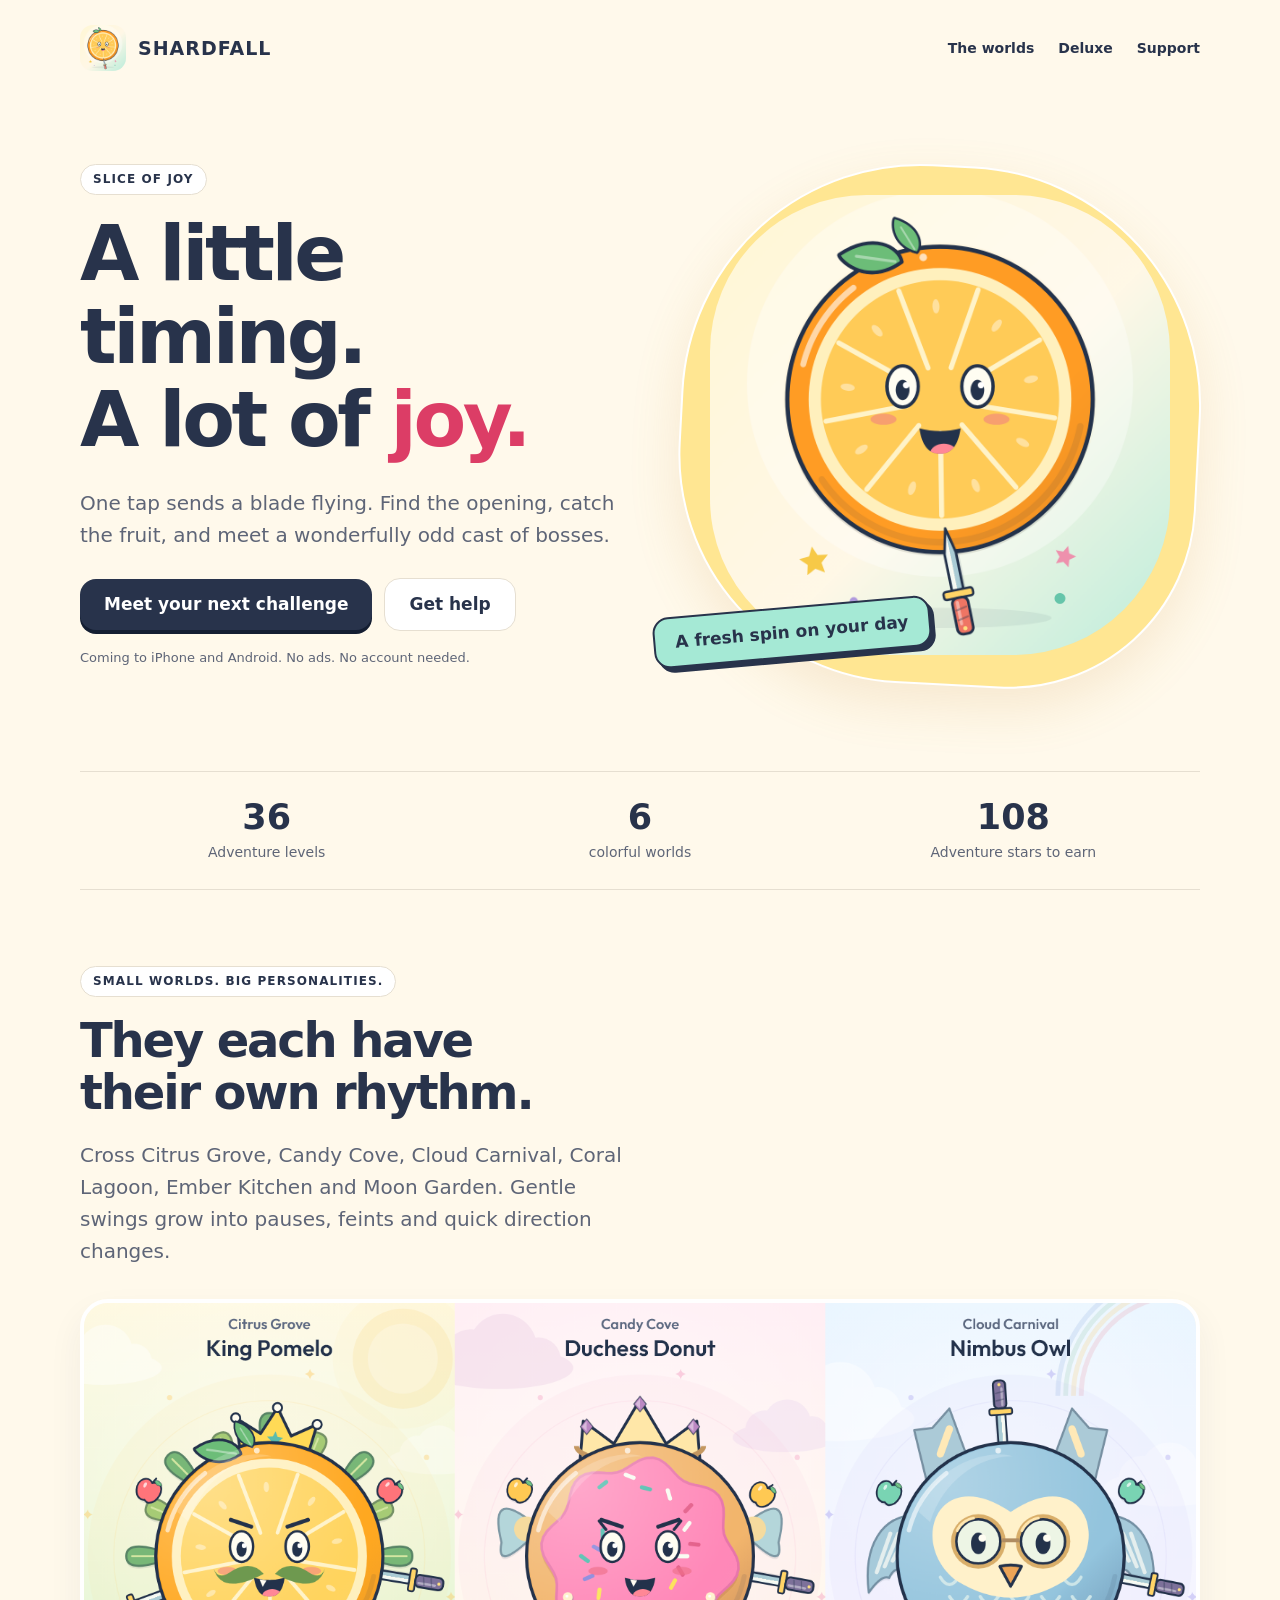
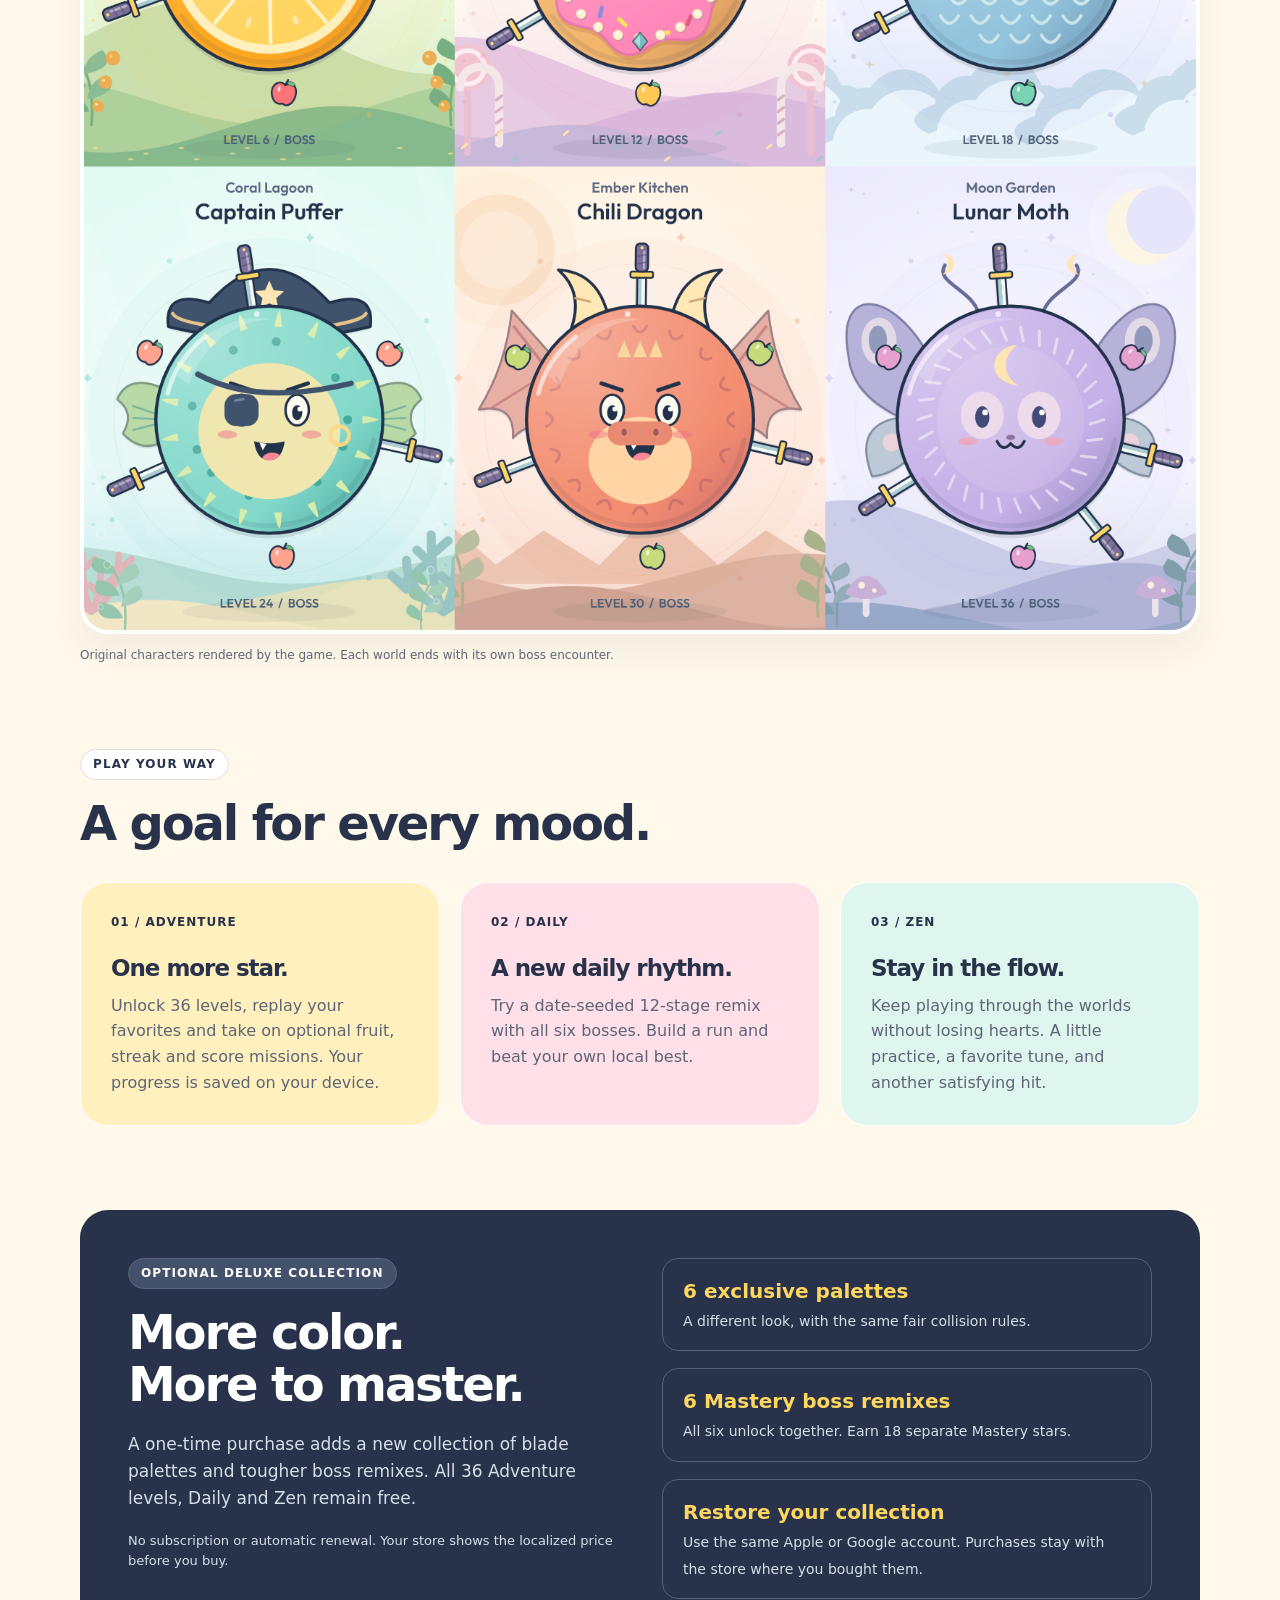
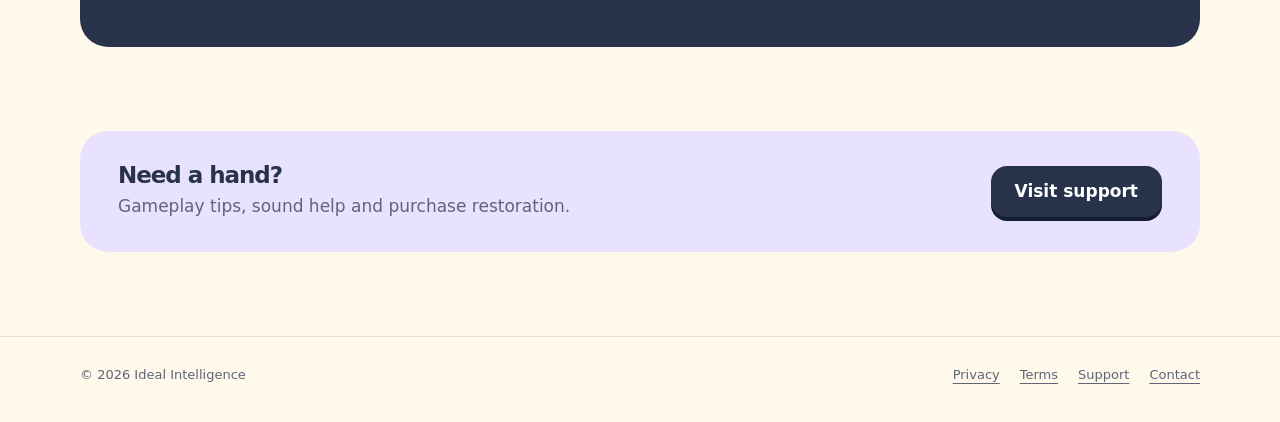
<file: index.html>
<!doctype html>
<html lang="en">
<head>
  <meta charset="utf-8"><meta name="viewport" content="width=device-width,initial-scale=1">
  <title>SHARDFALL: Slice of Joy — A colorful one-tap adventure</title>
  <meta name="description" content="Find your rhythm across 36 colorful levels and six charming bosses. Free Adventure, Daily and Zen, with an optional one-time Deluxe collection.">
  <meta name="theme-color" content="#fff9eb">
  <link rel="icon" href="assets/icon.png"><link rel="stylesheet" href="styles.css">
</head>
<body>
  <a class="skip" href="#main">Skip to content</a>
  <header class="wrap nav">
    <a class="brand" href="index.html"><img src="assets/icon.png" width="46" height="46" alt="">SHARDFALL</a>
    <nav class="nav-links" aria-label="Main navigation"><a href="#worlds">The worlds</a><a href="#deluxe">Deluxe</a><a href="support.html">Support</a></nav>
  </header>
  <main id="main" class="wrap">
    <section class="hero">
      <div>
        <p class="eyebrow">Slice of Joy</p>
        <h1>A little timing.<br>A lot of <em>joy.</em></h1>
        <p class="lead">One tap sends a blade flying. Find the opening, catch the fruit, and meet a wonderfully odd cast of bosses.</p>
        <div class="actions"><a class="button" href="#worlds">Meet your next challenge</a><a class="button secondary" href="support.html">Get help</a></div>
        <p class="fine">Coming to iPhone and Android. No ads. No account needed.</p>
      </div>
      <div class="hero-art"><img src="assets/icon.png" width="1024" height="1024" alt="A smiling orange target surrounded by colorful blades"><span class="tag">A fresh spin on your day</span></div>
    </section>
    <div class="stats" aria-label="Included free"><div><strong>36</strong><span>Adventure levels</span></div><div><strong>6</strong><span>colorful worlds</span></div><div><strong>108</strong><span>Adventure stars to earn</span></div></div>
    <section id="worlds" class="section">
      <div class="section-intro"><p class="eyebrow">Small worlds. Big personalities.</p><h2>They each have<br>their own rhythm.</h2><p class="lead">Cross Citrus Grove, Candy Cove, Cloud Carnival, Coral Lagoon, Ember Kitchen and Moon Garden. Gentle swings grow into pauses, feints and quick direction changes.</p></div>
      <figure style="margin:0"><div class="boss-art"><img src="assets/bosses.png" width="1536" height="1280" loading="lazy" alt="Six original bosses: King Pomelo, Duchess Donut, Nimbus Owl, Captain Puffer, Chili Dragon and Lunar Moth"></div><figcaption class="caption">Original characters rendered by the game. Each world ends with its own boss encounter.</figcaption></figure>
    </section>
    <section class="section" aria-labelledby="modes-title">
      <div class="section-intro"><p class="eyebrow">Play your way</p><h2 id="modes-title">A goal for every mood.</h2></div>
      <div class="cards">
        <article class="card"><span class="number">01 / ADVENTURE</span><h3>One more star.</h3><p>Unlock 36 levels, replay your favorites and take on optional fruit, streak and score missions. Your progress is saved on your device.</p></article>
        <article class="card"><span class="number">02 / DAILY</span><h3>A new daily rhythm.</h3><p>Try a date-seeded 12-stage remix with all six bosses. Build a run and beat your own local best.</p></article>
        <article class="card"><span class="number">03 / ZEN</span><h3>Stay in the flow.</h3><p>Keep playing through the worlds without losing hearts. A little practice, a favorite tune, and another satisfying hit.</p></article>
      </div>
    </section>
    <section id="deluxe" class="section deluxe">
      <div><p class="eyebrow">Optional Deluxe collection</p><h2>More color.<br>More to master.</h2><p>A one-time purchase adds a new collection of blade palettes and tougher boss remixes. All 36 Adventure levels, Daily and Zen remain free.</p><p class="fine">No subscription or automatic renewal. Your store shows the localized price before you buy.</p></div>
      <ul><li><strong>6 exclusive palettes</strong><span>A different look, with the same fair collision rules.</span></li><li><strong>6 Mastery boss remixes</strong><span>All six unlock together. Earn 18 separate Mastery stars.</span></li><li><strong>Restore your collection</strong><span>Use the same Apple or Google account. Purchases stay with the store where you bought them.</span></li></ul>
    </section>
    <section class="section help-band"><div><h3>Need a hand?</h3><p>Gameplay tips, sound help and purchase restoration.</p></div><a class="button" href="support.html">Visit support</a></section>
  </main>
  <footer><div class="wrap footer-row"><span>© 2026 Ideal Intelligence</span><nav aria-label="Footer navigation"><a href="privacy.html">Privacy</a><a href="terms.html">Terms</a><a href="support.html">Support</a><a href="mailto:nalhamzy@gmail.com">Contact</a></nav></div></footer>
</body>
</html>
</file>
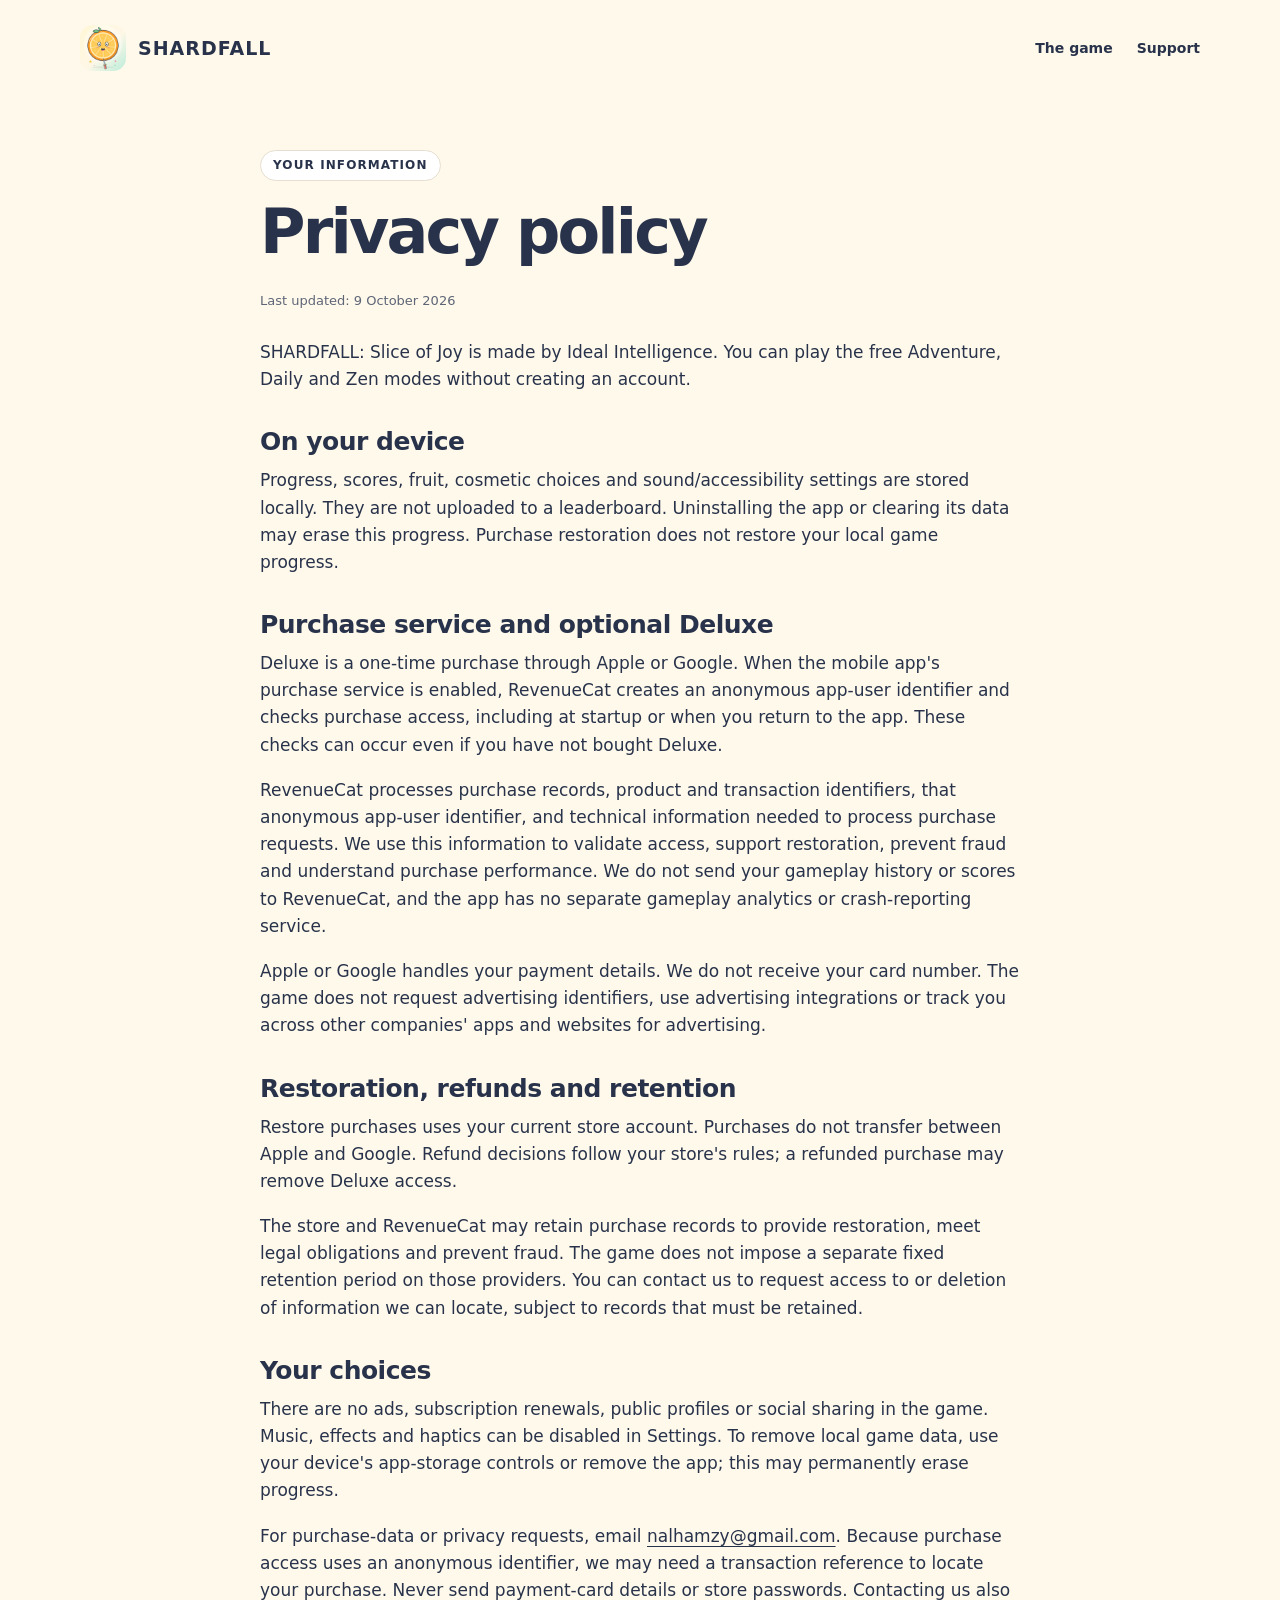
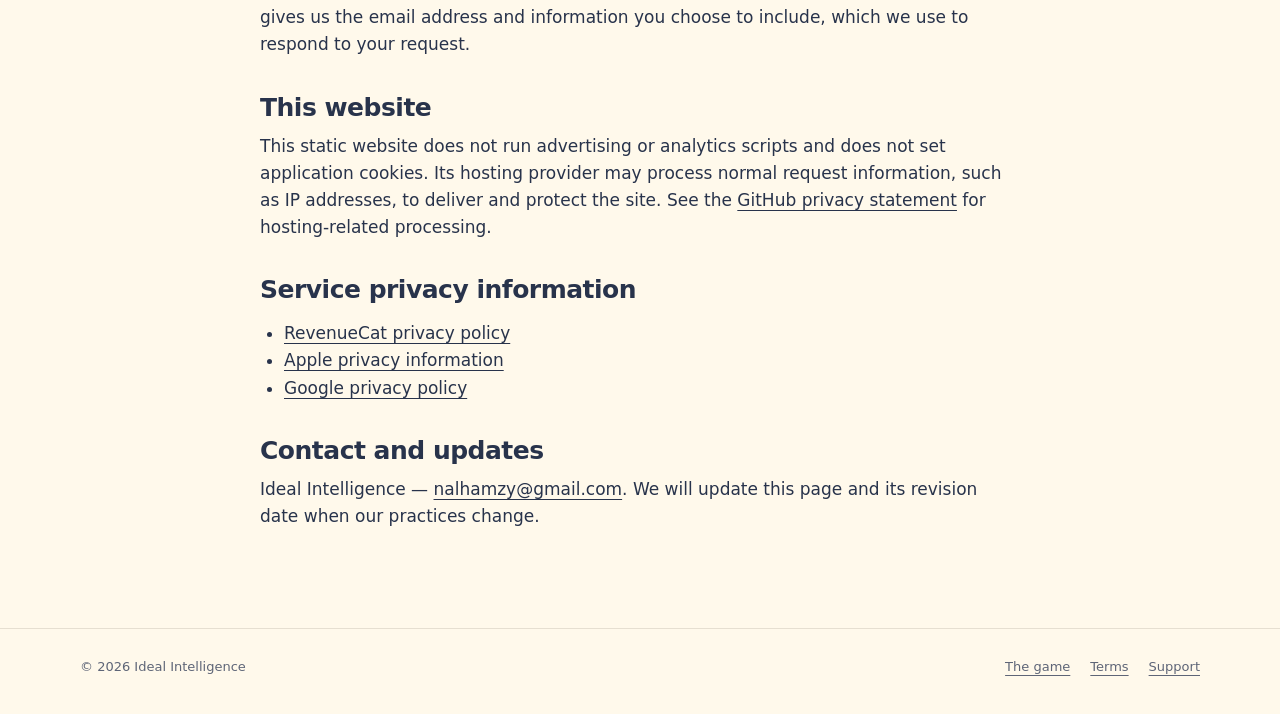
<file: privacy.html>
<!doctype html>
<html lang="en">
<head><meta charset="utf-8"><meta name="viewport" content="width=device-width,initial-scale=1"><title>Privacy policy — SHARDFALL: Slice of Joy</title><meta name="description" content="How SHARDFALL stores your progress and handles optional purchases through Apple, Google and RevenueCat."><link rel="icon" href="assets/icon.png"><link rel="stylesheet" href="styles.css"></head>
<body>
<a class="skip" href="#main">Skip to content</a>
<header class="wrap nav"><a class="brand" href="index.html"><img src="assets/icon.png" width="46" height="46" alt="">SHARDFALL</a><nav class="nav-links" aria-label="Main navigation"><a href="index.html">The game</a><a href="support.html">Support</a></nav></header>
<main id="main" class="wrap legal">
<p class="eyebrow">Your information</p><h1>Privacy policy</h1><p class="updated">Last updated: 9 October 2026</p>
<p>SHARDFALL: Slice of Joy is made by Ideal Intelligence. You can play the free Adventure, Daily and Zen modes without creating an account.</p>
<h2>On your device</h2><p>Progress, scores, fruit, cosmetic choices and sound/accessibility settings are stored locally. They are not uploaded to a leaderboard. Uninstalling the app or clearing its data may erase this progress. Purchase restoration does not restore your local game progress.</p>
<h2>Purchase service and optional Deluxe</h2><p>Deluxe is a one-time purchase through Apple or Google. When the mobile app's purchase service is enabled, RevenueCat creates an anonymous app-user identifier and checks purchase access, including at startup or when you return to the app. These checks can occur even if you have not bought Deluxe.</p>
<p>RevenueCat processes purchase records, product and transaction identifiers, that anonymous app-user identifier, and technical information needed to process purchase requests. We use this information to validate access, support restoration, prevent fraud and understand purchase performance. We do not send your gameplay history or scores to RevenueCat, and the app has no separate gameplay analytics or crash-reporting service.</p>
<p>Apple or Google handles your payment details. We do not receive your card number. The game does not request advertising identifiers, use advertising integrations or track you across other companies' apps and websites for advertising.</p>
<h2>Restoration, refunds and retention</h2><p>Restore purchases uses your current store account. Purchases do not transfer between Apple and Google. Refund decisions follow your store's rules; a refunded purchase may remove Deluxe access.</p><p>The store and RevenueCat may retain purchase records to provide restoration, meet legal obligations and prevent fraud. The game does not impose a separate fixed retention period on those providers. You can contact us to request access to or deletion of information we can locate, subject to records that must be retained.</p>
<h2>Your choices</h2><p>There are no ads, subscription renewals, public profiles or social sharing in the game. Music, effects and haptics can be disabled in Settings. To remove local game data, use your device's app-storage controls or remove the app; this may permanently erase progress.</p><p>For purchase-data or privacy requests, email <a href="mailto:nalhamzy@gmail.com?subject=SHARDFALL%20privacy%20request">nalhamzy@gmail.com</a>. Because purchase access uses an anonymous identifier, we may need a transaction reference to locate your purchase. Never send payment-card details or store passwords. Contacting us also gives us the email address and information you choose to include, which we use to respond to your request.</p>
<h2>This website</h2><p>This static website does not run advertising or analytics scripts and does not set application cookies. Its hosting provider may process normal request information, such as IP addresses, to deliver and protect the site. See the <a href="https://docs.github.com/en/site-policy/privacy-policies/github-general-privacy-statement">GitHub privacy statement</a> for hosting-related processing.</p>
<h2>Service privacy information</h2><ul><li><a href="https://www.revenuecat.com/privacy/">RevenueCat privacy policy</a></li><li><a href="https://www.apple.com/legal/privacy/">Apple privacy information</a></li><li><a href="https://policies.google.com/privacy">Google privacy policy</a></li></ul>
<h2>Contact and updates</h2><p>Ideal Intelligence — <a href="mailto:nalhamzy@gmail.com">nalhamzy@gmail.com</a>. We will update this page and its revision date when our practices change.</p>
</main>
<footer><div class="wrap footer-row"><span>© 2026 Ideal Intelligence</span><nav aria-label="Footer navigation"><a href="index.html">The game</a><a href="terms.html">Terms</a><a href="support.html">Support</a></nav></div></footer>
</body></html>
</file>
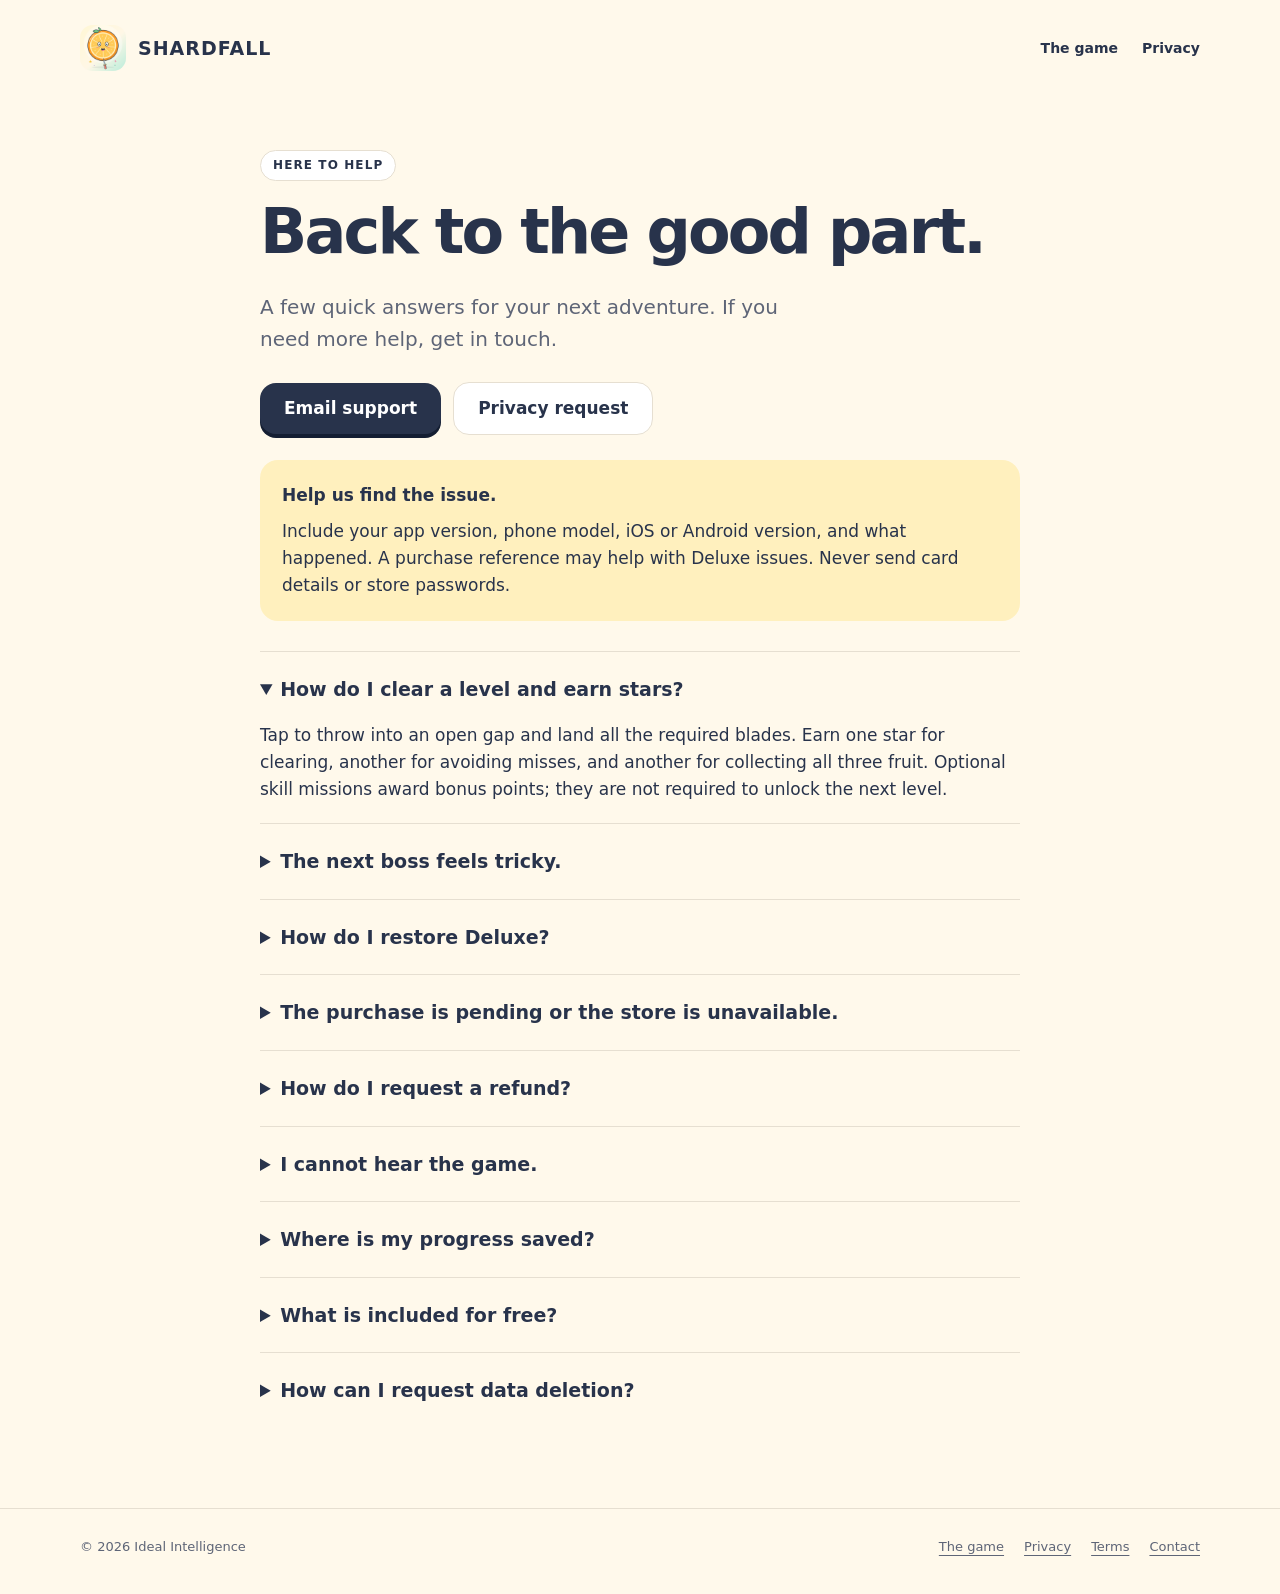
<file: support.html>
<!doctype html>
<html lang="en">
<head><meta charset="utf-8"><meta name="viewport" content="width=device-width,initial-scale=1"><title>Support — SHARDFALL: Slice of Joy</title><meta name="description" content="Help with levels, sound, Deluxe purchase restoration and privacy requests for SHARDFALL."><link rel="icon" href="assets/icon.png"><link rel="stylesheet" href="styles.css"></head>
<body><a class="skip" href="#main">Skip to content</a>
<header class="wrap nav"><a class="brand" href="index.html"><img src="assets/icon.png" width="46" height="46" alt="">SHARDFALL</a><nav class="nav-links" aria-label="Main navigation"><a href="index.html">The game</a><a href="privacy.html">Privacy</a></nav></header>
<main id="main" class="wrap legal"><p class="eyebrow">Here to help</p><h1>Back to the good part.</h1><p class="lead">A few quick answers for your next adventure. If you need more help, get in touch.</p><div class="actions"><a class="button" href="mailto:nalhamzy@gmail.com?subject=SHARDFALL%20support">Email support</a><a class="button secondary" href="mailto:nalhamzy@gmail.com?subject=SHARDFALL%20privacy%20request">Privacy request</a></div>
<div class="callout"><strong>Help us find the issue.</strong><p style="margin:8px 0 0">Include your app version, phone model, iOS or Android version, and what happened. A purchase reference may help with Deluxe issues. Never send card details or store passwords.</p></div>
<div class="faq">
<details open><summary>How do I clear a level and earn stars?</summary><p>Tap to throw into an open gap and land all the required blades. Earn one star for clearing, another for avoiding misses, and another for collecting all three fruit. Optional skill missions award bonus points; they are not required to unlock the next level.</p></details>
<details><summary>The next boss feels tricky.</summary><p>Watch its cue and let a full motion cycle pass before throwing. Some bosses pause or reverse, while others change speed. Use Zen to practice without losing hearts, and replay an unlocked Adventure level whenever you like.</p></details>
<details><summary>How do I restore Deluxe?</summary><p>Open Deluxe and choose Restore purchases while connected to the internet. Use the same Apple or Google account that made the purchase. An Apple purchase cannot be restored on Google Play, or vice versa. Restoration returns Deluxe access; local level progress is separate.</p></details>
<details><summary>The purchase is pending or the store is unavailable.</summary><p>If payment approval is pending, wait for the store to complete it. Do not buy again while approval is pending. Return to the app or use Restore purchases to check access. For an unavailable catalog, check your connection and store account, then select Refresh store. All free modes remain playable.</p></details>
<details><summary>How do I request a refund?</summary><p>Refunds are handled by the store where you purchased. Follow <a href="https://support.apple.com/en-us/118223">Apple's refund instructions</a> or <a href="https://support.google.com/googleplay/answer/2479637?hl=en">Google Play's refund instructions</a>. Refunded purchases may remove Deluxe access.</p></details>
<details><summary>I cannot hear the game.</summary><p>Open Settings, enable effects or music, raise your device's media volume, and choose Test sound. Check headphones or Bluetooth output. If the sound check is unavailable, try it again after returning to the app.</p></details>
<details><summary>Where is my progress saved?</summary><p>Scores, stars, missions, fruit and cosmetic choices are saved on your device. They do not use a cloud account. Clearing app data or uninstalling may erase progress. Restore purchases does not restore local progress.</p></details>
<details><summary>What is included for free?</summary><p>All 36 Adventure levels, the 12-stage Daily remix and endless Zen. The optional Deluxe collection adds six cosmetic palettes and six Mastery boss remixes with 18 separate stars. There are no ads or subscriptions.</p></details>
<details><summary>How can I request data deletion?</summary><p>Email <a href="mailto:nalhamzy@gmail.com?subject=SHARDFALL%20data%20deletion%20request">nalhamzy@gmail.com</a> with a privacy request. We may need a transaction reference to locate anonymous purchase records. Some records may need to be retained for legal or fraud-prevention purposes. To erase local gameplay data, use your device's storage controls; this may permanently erase progress. See our <a href="privacy.html">privacy policy</a>.</p></details>
</div></main>
<footer><div class="wrap footer-row"><span>© 2026 Ideal Intelligence</span><nav aria-label="Footer navigation"><a href="index.html">The game</a><a href="privacy.html">Privacy</a><a href="terms.html">Terms</a><a href="mailto:nalhamzy@gmail.com">Contact</a></nav></div></footer>
</body></html>
</file>
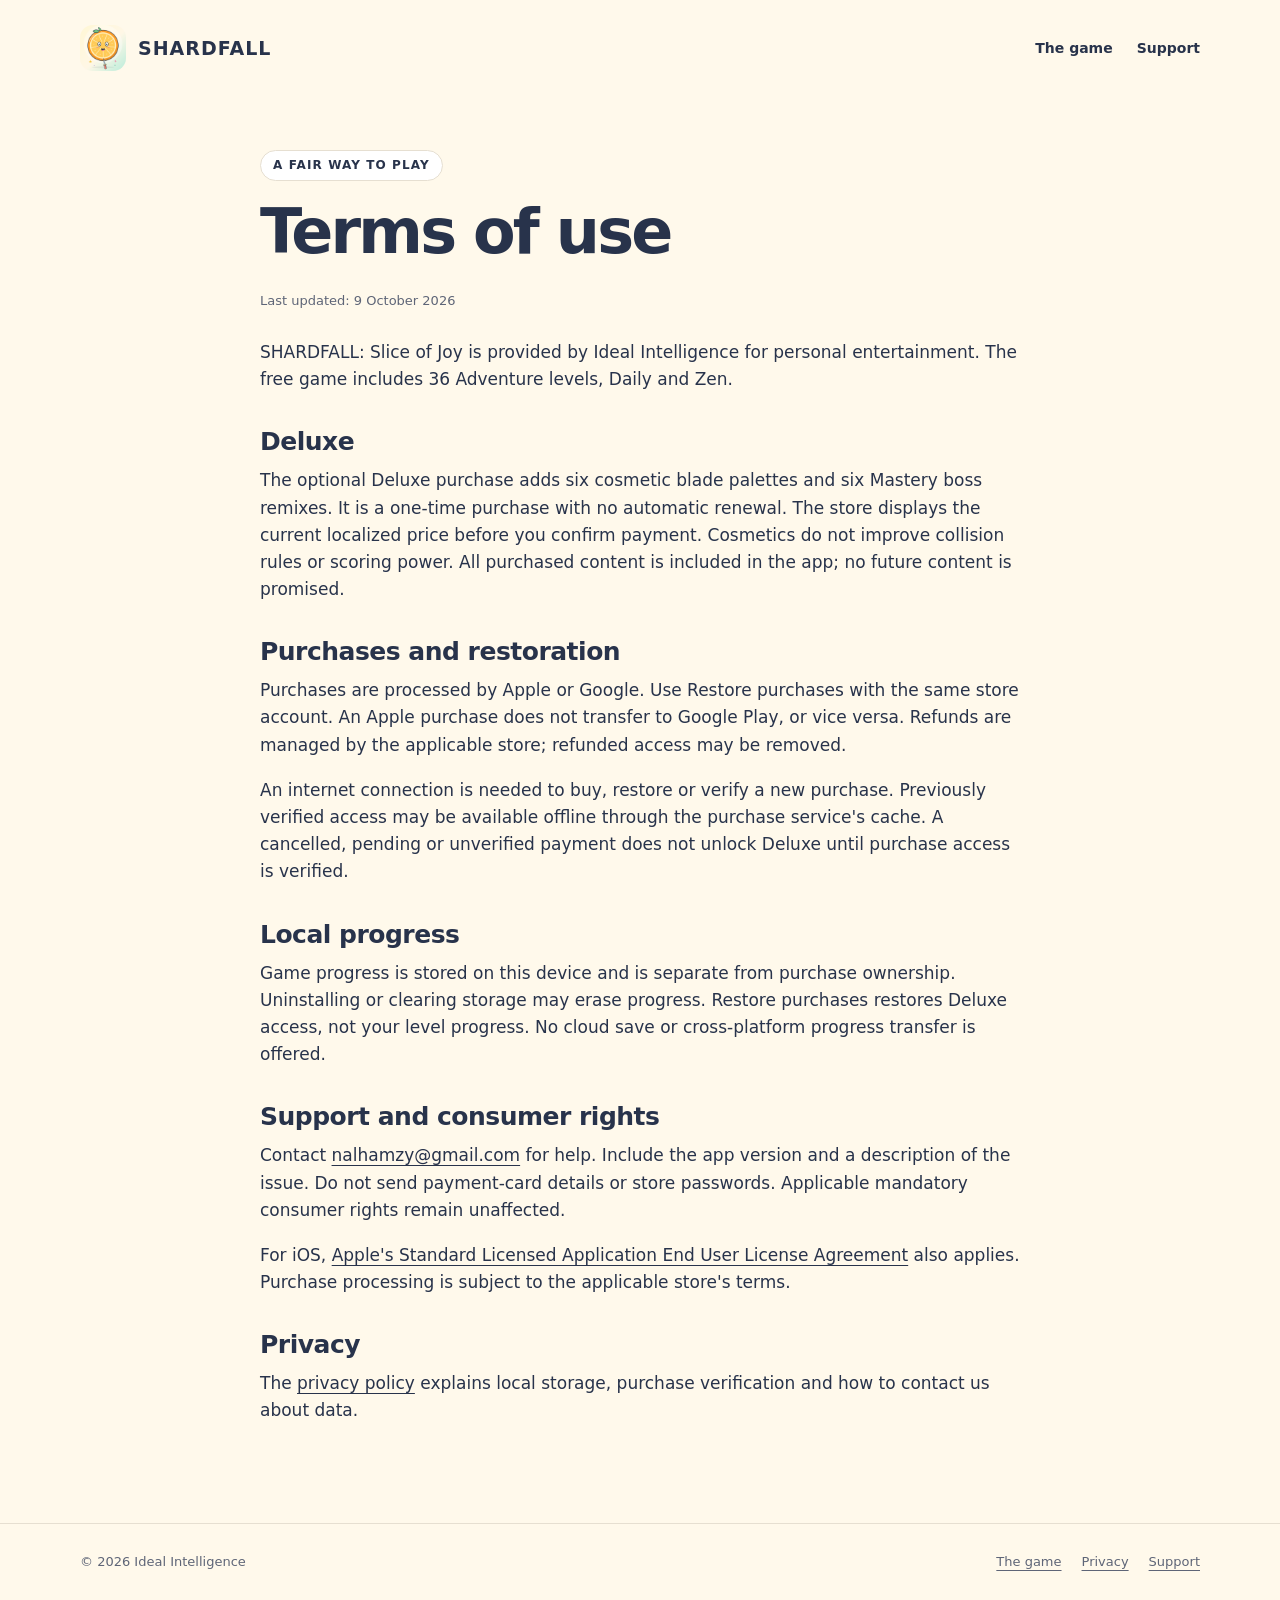
<file: terms.html>
<!doctype html>
<html lang="en">
<head><meta charset="utf-8"><meta name="viewport" content="width=device-width,initial-scale=1"><title>Terms of use — SHARDFALL: Slice of Joy</title><meta name="description" content="Terms for SHARDFALL, its free game modes and the optional one-time Deluxe purchase."><link rel="icon" href="assets/icon.png"><link rel="stylesheet" href="styles.css"></head>
<body><a class="skip" href="#main">Skip to content</a>
<header class="wrap nav"><a class="brand" href="index.html"><img src="assets/icon.png" width="46" height="46" alt="">SHARDFALL</a><nav class="nav-links" aria-label="Main navigation"><a href="index.html">The game</a><a href="support.html">Support</a></nav></header>
<main id="main" class="wrap legal"><p class="eyebrow">A fair way to play</p><h1>Terms of use</h1><p class="updated">Last updated: 9 October 2026</p>
<p>SHARDFALL: Slice of Joy is provided by Ideal Intelligence for personal entertainment. The free game includes 36 Adventure levels, Daily and Zen.</p>
<h2>Deluxe</h2><p>The optional Deluxe purchase adds six cosmetic blade palettes and six Mastery boss remixes. It is a one-time purchase with no automatic renewal. The store displays the current localized price before you confirm payment. Cosmetics do not improve collision rules or scoring power. All purchased content is included in the app; no future content is promised.</p>
<h2>Purchases and restoration</h2><p>Purchases are processed by Apple or Google. Use Restore purchases with the same store account. An Apple purchase does not transfer to Google Play, or vice versa. Refunds are managed by the applicable store; refunded access may be removed.</p><p>An internet connection is needed to buy, restore or verify a new purchase. Previously verified access may be available offline through the purchase service's cache. A cancelled, pending or unverified payment does not unlock Deluxe until purchase access is verified.</p>
<h2>Local progress</h2><p>Game progress is stored on this device and is separate from purchase ownership. Uninstalling or clearing storage may erase progress. Restore purchases restores Deluxe access, not your level progress. No cloud save or cross-platform progress transfer is offered.</p>
<h2>Support and consumer rights</h2><p>Contact <a href="mailto:nalhamzy@gmail.com?subject=SHARDFALL%20support">nalhamzy@gmail.com</a> for help. Include the app version and a description of the issue. Do not send payment-card details or store passwords. Applicable mandatory consumer rights remain unaffected.</p><p>For iOS, <a href="https://www.apple.com/legal/internet-services/itunes/dev/stdeula/">Apple's Standard Licensed Application End User License Agreement</a> also applies. Purchase processing is subject to the applicable store's terms.</p>
<h2>Privacy</h2><p>The <a href="privacy.html">privacy policy</a> explains local storage, purchase verification and how to contact us about data.</p>
</main><footer><div class="wrap footer-row"><span>© 2026 Ideal Intelligence</span><nav aria-label="Footer navigation"><a href="index.html">The game</a><a href="privacy.html">Privacy</a><a href="support.html">Support</a></nav></div></footer>
</body></html>
</file>
<file: styles.css>
:root{--ink:#28334b;--muted:#5e6577;--cream:#fff9eb;--pink:#ff6489;--yellow:#ffd75e;--mint:#a5e9d5;--line:#e6dfd1;--radius:28px;color-scheme:light}
*{box-sizing:border-box}html{scroll-behavior:smooth;scroll-padding-top:24px}body{margin:0;background:var(--cream);color:var(--ink);font-family:ui-rounded,"Trebuchet MS",system-ui,sans-serif;font-size:17px;line-height:1.6}a{color:inherit;text-underline-offset:4px}a:focus-visible,summary:focus-visible{outline:3px solid #4d72bc;outline-offset:5px;border-radius:5px}img{display:block;max-width:100%;height:auto}.wrap{width:min(1120px,calc(100% - 40px));margin:auto}.skip{position:absolute;top:-100px;left:16px;background:var(--ink);color:white;padding:10px;z-index:2}.skip:focus{top:12px}.nav{display:flex;align-items:center;justify-content:space-between;gap:22px;padding:25px 0}.brand{display:flex;align-items:center;gap:12px;text-decoration:none;font-size:19px;font-weight:900;letter-spacing:1px}.brand img{width:46px;border-radius:13px}.nav-links{display:flex;flex-wrap:wrap;gap:10px 24px;font-size:14px;font-weight:700}.nav-links a{text-decoration:none;padding:8px 0}.hero{display:grid;grid-template-columns:1.05fr 1fr;align-items:center;gap:54px;padding:68px 0 84px}.eyebrow{display:inline-block;margin:0 0 18px;padding:5px 12px;background:white;border:1px solid var(--line);border-radius:99px;font-size:12px;font-weight:800;letter-spacing:1.1px;text-transform:uppercase}h1,h2,h3{line-height:1.08;letter-spacing:-.045em}h1{font-size:clamp(44px,6vw,80px);margin:0 0 25px;font-weight:900}h1 em{font-style:normal;color:#dc3d66}h2{font-size:clamp(30px,4vw,48px);margin:0 0 20px}h3{font-size:23px;margin:0 0 12px}p{margin:0 0 18px}.lead{font-size:20px;color:var(--muted);max-width:550px}.actions{display:flex;flex-wrap:wrap;align-items:center;gap:12px;margin-top:27px}.button{display:inline-flex;align-items:center;justify-content:center;min-height:50px;padding:12px 24px;text-decoration:none;border-radius:16px;background:var(--ink);color:white;font-weight:800;box-shadow:0 4px 0 #141e32}.button.secondary{background:white;color:var(--ink);box-shadow:none;border:1px solid var(--line)}.fine{font-size:13px;color:var(--muted);margin-top:17px}.hero-art{position:relative;padding:28px;background:#ffe692;border:2px solid white;border-radius:46% 46% 36% 44%;transform:rotate(3deg);box-shadow:0 20px 50px #cc99452a}.hero-art img{border-radius:34%;transform:rotate(-3deg)}.hero-art .tag{position:absolute;bottom:18px;left:-18px;transform:rotate(-8deg);background:var(--mint);border:2px solid var(--ink);padding:10px 20px;border-radius:16px;font-weight:900;box-shadow:4px 5px 0 var(--ink)}.stats{display:grid;grid-template-columns:repeat(3,1fr);border-top:1px solid var(--line);border-bottom:1px solid var(--line);padding:24px 0;margin-bottom:76px;text-align:center}.stats strong{font-size:35px;line-height:1.2;display:block}.stats span{font-size:14px;color:var(--muted)}.section{margin-bottom:84px}.section-intro{max-width:650px;margin-bottom:32px}.boss-art{overflow:hidden;border-radius:var(--radius);box-shadow:0 16px 34px #28334b10;border:4px solid white}.caption{font-size:12px;color:var(--muted);margin-top:12px}.cards{display:grid;grid-template-columns:repeat(3,1fr);gap:20px}.card{padding:30px;border:1px solid #ffffff;border-radius:var(--radius);background:white}.card:nth-child(1){background:#fff0be}.card:nth-child(2){background:#ffe0e9}.card:nth-child(3){background:#dff6ee}.card .number{font-size:12px;font-weight:900;letter-spacing:1px;margin-bottom:24px;display:block}.card p{color:var(--muted);font-size:16px;margin:0}.deluxe{display:grid;grid-template-columns:1fr 1fr;gap:44px;background:var(--ink);color:white;border-radius:var(--radius);padding:48px}.deluxe .eyebrow{background:#43516b;border-color:#58657e;color:white}.deluxe p{color:#d7deea}.deluxe ul{list-style:none;padding:0;margin:0;display:grid;gap:17px}.deluxe li{padding:16px 20px;border:1px solid #526078;border-radius:16px}.deluxe li strong{display:block;font-size:20px;color:var(--yellow)}.deluxe li span{font-size:14px;color:#d7deea}.help-band{display:flex;align-items:center;justify-content:space-between;gap:30px;background:#e8e1ff;padding:32px 38px;border-radius:var(--radius)}.help-band h3{margin-bottom:5px}.help-band p{margin:0;color:var(--muted)}footer{border-top:1px solid var(--line);padding:28px 0 36px;font-size:13px;color:var(--muted)}.footer-row{display:flex;justify-content:space-between;flex-wrap:wrap;gap:18px}.footer-row nav{display:flex;gap:20px;flex-wrap:wrap}.legal{max-width:760px;padding:54px 0 80px}.legal h1{font-size:clamp(40px,6vw,62px)}.legal h2{font-size:25px;margin-top:35px;margin-bottom:12px;letter-spacing:-.02em}.legal .updated{font-size:13px;color:var(--muted);margin-bottom:27px}.legal ul{padding-left:24px}.legal .callout{background:#fff0be;border-radius:18px;padding:22px;margin:25px 0}.legal a{overflow-wrap:anywhere}.faq{margin-top:30px}.faq details{padding:20px 0;border-top:1px solid var(--line)}.faq summary{font-size:19px;font-weight:800;cursor:pointer;line-height:1.4;padding:4px 0}.faq details p{margin:15px 0 0}.legal .button{color:white;overflow-wrap:normal}.legal .button.secondary{color:var(--ink)}
@media(max-width:760px){.hero{grid-template-columns:1fr;padding:34px 0 58px;gap:35px}.hero-art{max-width:360px;width:90%;margin:auto}.hero-art .tag{font-size:14px;left:-10px}.cards{grid-template-columns:1fr}.deluxe{grid-template-columns:1fr;padding:28px;gap:22px}.help-band{flex-direction:column;align-items:flex-start;padding:28px}.section{margin-bottom:56px}.stats{margin-bottom:54px}.nav{align-items:flex-start}.nav-links{justify-content:flex-end;gap:3px 16px}.brand{font-size:15px}.brand img{width:38px}.wrap{width:min(1120px,calc(100% - 32px))}.legal{padding-top:28px}.stats strong{font-size:28px}.stats span{font-size:12px}.lead{font-size:18px}}
@media(prefers-reduced-motion:reduce){html{scroll-behavior:auto}}
</file>
